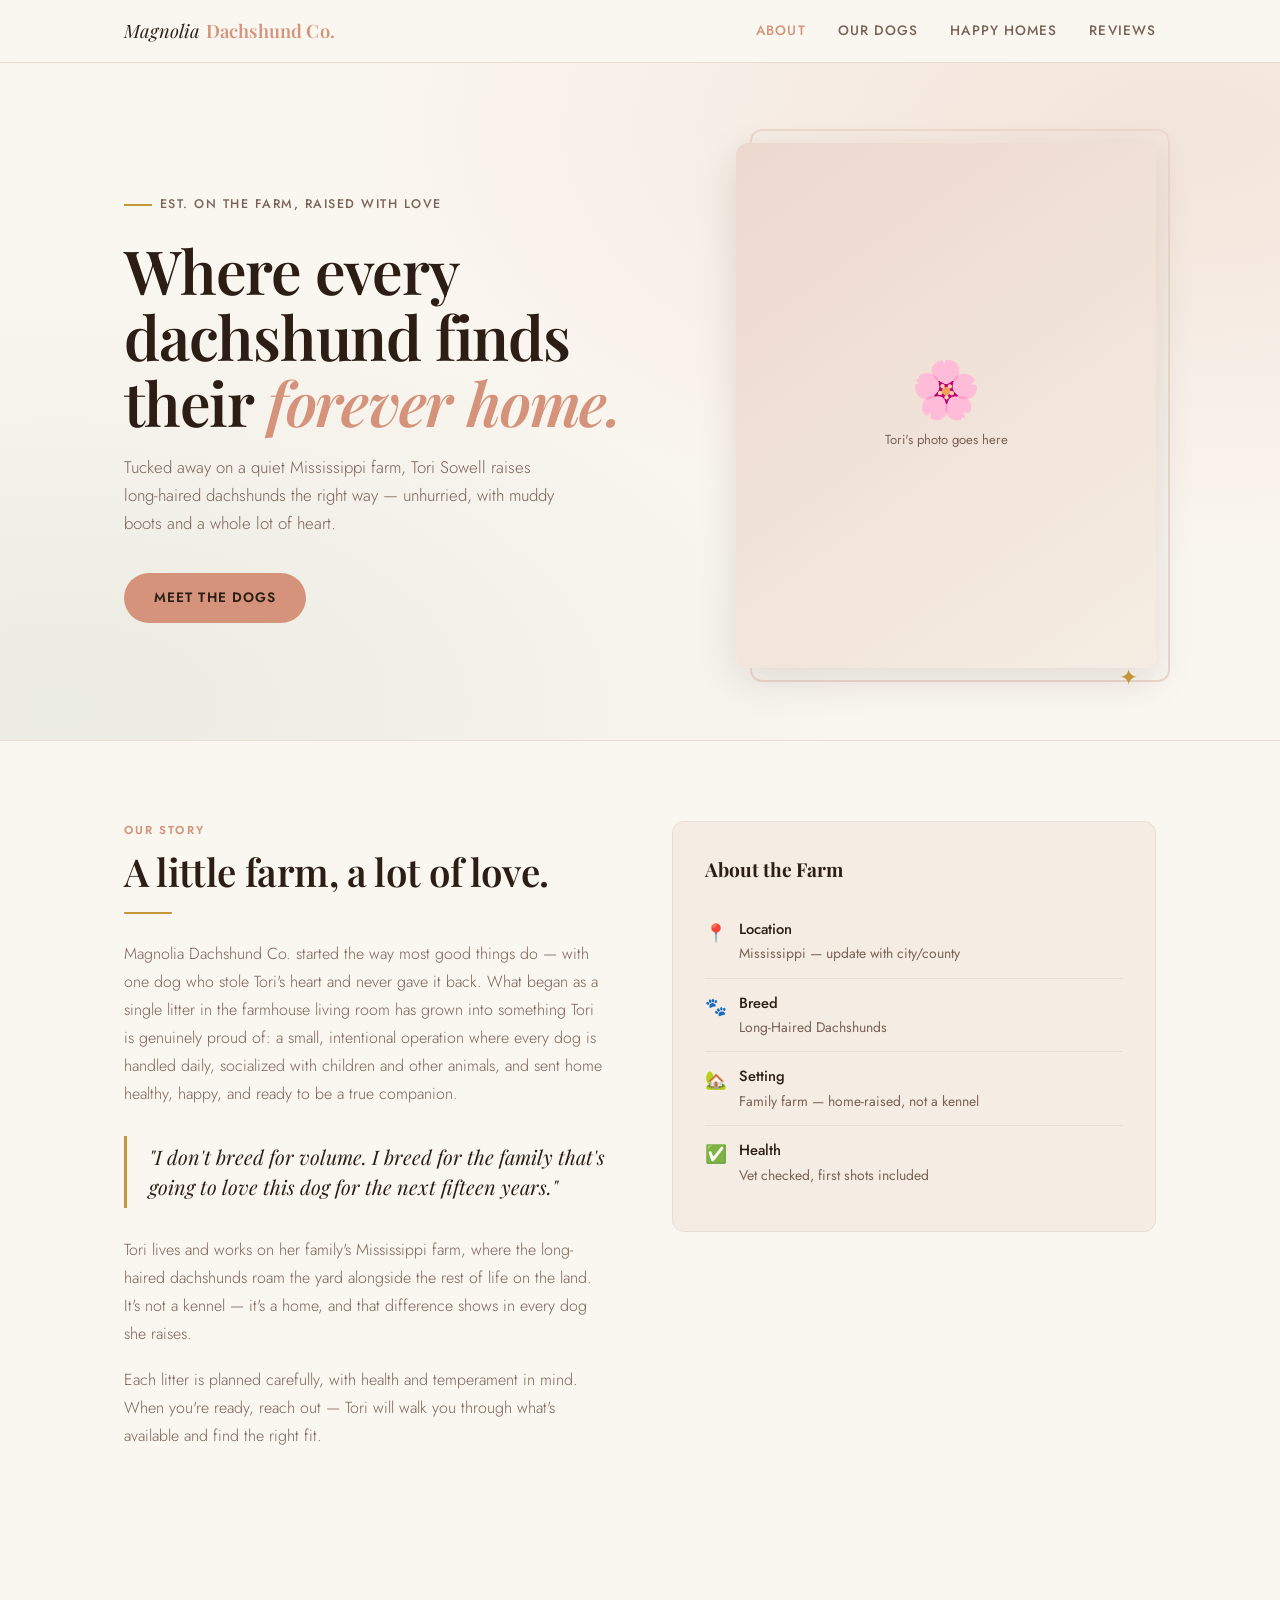
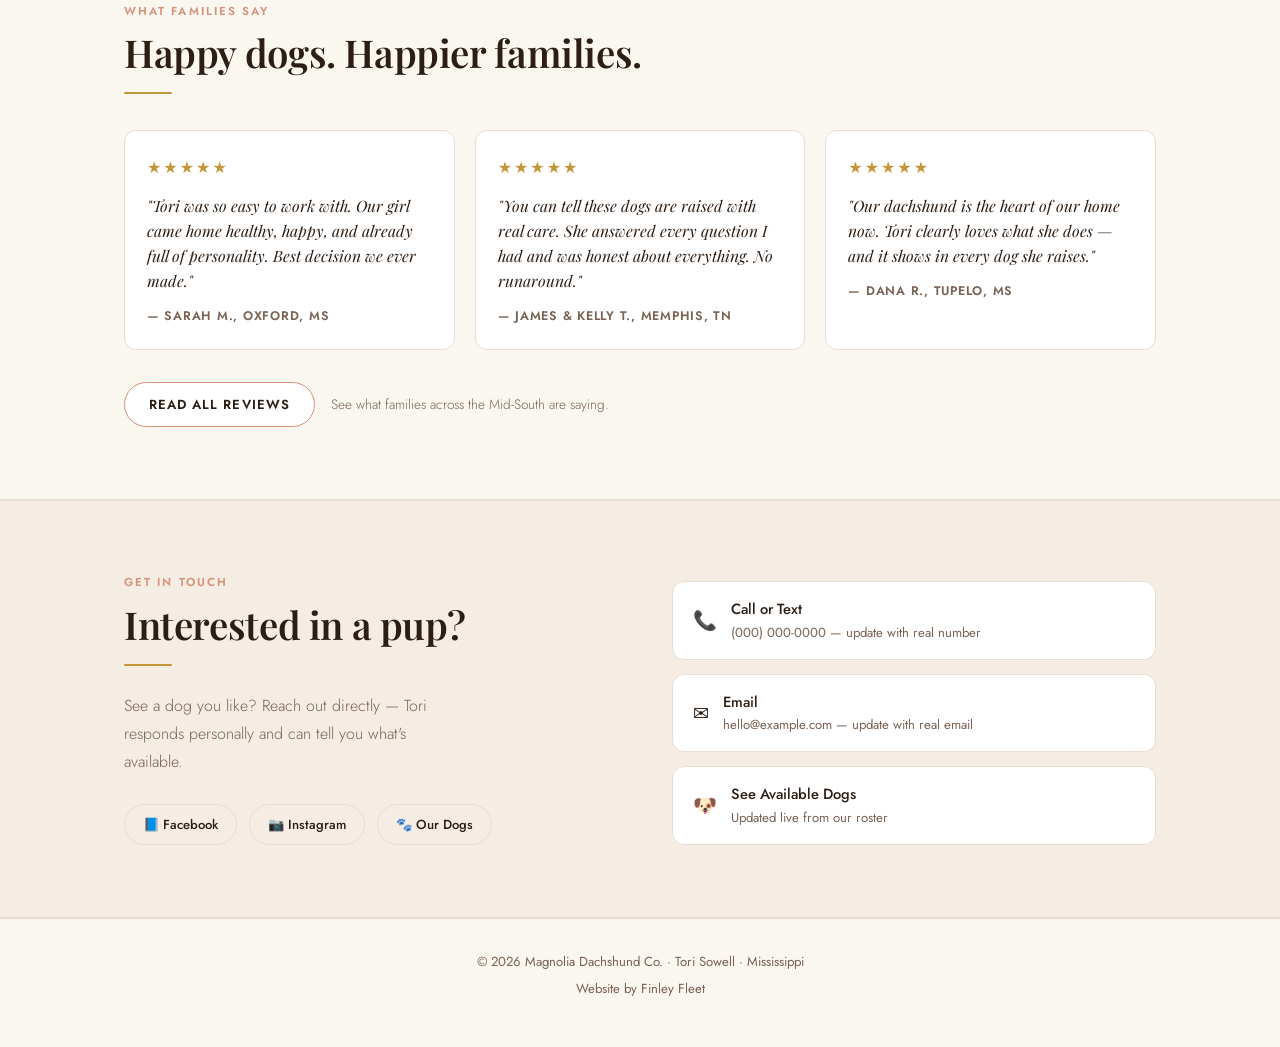
<file: index.html>
<!DOCTYPE html>
<html lang="en">
<head>
<meta charset="UTF-8">
<meta name="viewport" content="width=device-width, initial-scale=1.0">
<title>Magnolia Dachshund Co. — Tori Sowell</title>
<link rel="stylesheet" href="style.css">
<style>

/* ---- Hero ---- */
.hero {
  padding: 80px 0 72px;
  background:
    radial-gradient(ellipse at 92% 10%, rgba(212,147,122,.18), transparent 50%),
    radial-gradient(ellipse at 5% 95%,  rgba(122,158,126,.12), transparent 48%);
  border-bottom: 1px solid var(--line);
}
.hero-inner {
  display: grid;
  grid-template-columns: 1fr 420px;
  gap: 64px;
  align-items: center;
}
.hero-kicker {
  display: inline-flex; align-items: center; gap: 8px;
  font-size: .78rem; font-weight: 500; letter-spacing: .12em;
  text-transform: uppercase; color: var(--ink-soft);
  margin-bottom: 22px;
}
.hero-kicker::before {
  content: ""; display: block;
  width: 28px; height: 1.5px; background: var(--gold);
}
.hero h1 {
  font-family: var(--display);
  font-size: clamp(2.4rem, 5.5vw, 3.8rem);
  font-weight: 600;
  line-height: 1.08;
  letter-spacing: -0.02em;
}
.hero h1 em {
  font-style: italic;
  color: var(--blush);
}
.hero-sub {
  margin-top: 20px;
  max-width: 44ch;
  font-size: 1.05rem;
  color: var(--ink-soft);
  font-weight: 300;
  line-height: 1.65;
}
.hero-cta {
  margin-top: 36px;
  display: inline-block;
  background: var(--blush);
  color: var(--white);
  font-size: .85rem; font-weight: 600; letter-spacing: .08em;
  text-transform: uppercase;
  padding: 14px 30px;
  border-radius: 999px;
  transition: background .18s, transform .15s;
}
.hero-cta:hover { background: var(--sage); transform: translateY(-2px); }

/* Signature element: the portrait frame with magnolia-petal border */
.portrait-frame {
  position: relative;
}
.portrait-frame::before {
  content: "";
  position: absolute;
  inset: -14px -14px -14px 14px;
  border: 2px solid var(--blush-light);
  border-radius: var(--radius);
  z-index: 0;
}
.portrait-frame::after {
  content: "✦";
  position: absolute;
  bottom: -28px; right: 18px;
  font-size: 1.4rem;
  color: var(--gold);
  z-index: 2;
}
.portrait {
  position: relative; z-index: 1;
  width: 100%; aspect-ratio: 4/5;
  border-radius: var(--radius);
  overflow: hidden;
  background: linear-gradient(145deg, var(--blush-light), var(--bloom));
  box-shadow: 0 12px 40px rgba(44,30,20,.12);
}
.portrait img {
  width: 100%; height: 100%; object-fit: cover;
}
.portrait .portrait-placeholder {
  width: 100%; height: 100%;
  display: flex; flex-direction: column;
  align-items: center; justify-content: center; gap: 12px;
  color: var(--blush);
}
.portrait-placeholder .icon {
  font-size: 3.5rem; line-height: 1;
}
.portrait-placeholder p {
  font-size: .82rem; color: var(--ink-soft); text-align: center;
  max-width: 18ch; line-height: 1.5;
}

/* ---- Story section ---- */
.story { padding: 80px 0; }
.story-grid {
  display: grid;
  grid-template-columns: 1fr 1fr;
  gap: 64px;
  align-items: start;
}
.story-text p {
  color: var(--ink-soft);
  font-size: 1rem;
  line-height: 1.75;
  margin-bottom: 18px;
  font-weight: 300;
}
.story-text p:last-child { margin-bottom: 0; }

/* Pull quote */
.pull-quote {
  border-left: 3px solid var(--gold);
  padding: 6px 0 6px 22px;
  margin: 28px 0;
}
.pull-quote p {
  font-family: var(--display);
  font-size: 1.25rem;
  font-style: italic;
  color: var(--ink) !important;
  line-height: 1.5 !important;
  margin: 0 !important;
}

/* Farm facts sidebar */
.farm-facts {
  background: var(--bloom);
  border: 1px solid var(--line);
  border-radius: var(--radius);
  padding: 32px;
}
.farm-facts h3 {
  font-family: var(--display);
  font-size: 1.2rem;
  margin-bottom: 20px;
}
.fact-list { list-style: none; }
.fact-list li {
  display: flex; gap: 12px;
  padding: 13px 0;
  border-bottom: 1px solid var(--line);
  font-size: .92rem;
}
.fact-list li:last-child { border-bottom: none; }
.fact-icon { font-size: 1.1rem; flex: none; margin-top: 1px; }
.fact-label { font-weight: 500; color: var(--ink); }
.fact-value { color: var(--ink-soft); font-size: .87rem; margin-top: 1px; }

/* ---- Contact section ---- */
.contact {
  background: var(--bloom);
  border-top: 1px solid var(--line);
  border-bottom: 1px solid var(--line);
  padding: 72px 0;
}
.contact-inner {
  display: grid;
  grid-template-columns: 1fr 1fr;
  gap: 64px;
  align-items: start;
}
.contact-links { display: flex; flex-direction: column; gap: 14px; margin-top: 8px; }
.contact-link {
  display: flex; align-items: center; gap: 14px;
  padding: 16px 20px;
  background: var(--white);
  border: 1px solid var(--line);
  border-radius: var(--radius);
  font-size: .92rem;
  transition: border-color .18s, transform .15s;
}
.contact-link:hover { border-color: var(--blush); transform: translateX(4px); }
.contact-icon { font-size: 1.2rem; flex: none; }
.contact-label { font-weight: 500; }
.contact-sub { font-size: .82rem; color: var(--ink-soft); }

/* Social row */
.social-row {
  display: flex; gap: 12px; margin-top: 28px; flex-wrap: wrap;
}
.social-pill {
  display: inline-flex; align-items: center; gap: 7px;
  padding: 9px 18px;
  border: 1.5px solid var(--line);
  border-radius: 999px;
  font-size: .82rem; font-weight: 500;
  transition: border-color .18s, color .18s;
}
.social-pill:hover { border-color: var(--blush); color: var(--blush); }

/* ---- Reviews teaser ---- */
.reviews-teaser {
  padding: 72px 0;
  border-bottom: 1px solid var(--line);
}
.reviews-teaser-inner {
  display: grid;
  grid-template-columns: 1fr 1fr 1fr;
  gap: 20px;
  margin-top: 36px;
}
.teaser-card {
  background: var(--white);
  border: 1px solid var(--line);
  border-radius: var(--radius);
  padding: 24px 22px 22px;
  position: relative;
}
.teaser-stars {
  color: var(--gold);
  font-size: 1rem;
  letter-spacing: 2px;
  margin-bottom: 12px;
}
.teaser-quote {
  font-family: var(--display);
  font-size: .98rem;
  font-style: italic;
  color: var(--ink);
  line-height: 1.6;
  margin-bottom: 14px;
}
.teaser-author {
  font-size: .78rem;
  font-weight: 600;
  letter-spacing: .06em;
  text-transform: uppercase;
  color: var(--ink-soft);
}
.reviews-cta-row {
  display: flex; align-items: center; gap: 16px;
  margin-top: 32px; flex-wrap: wrap;
}
.reviews-cta {
  display: inline-block;
  background: var(--white);
  border: 1.5px solid var(--blush);
  color: var(--blush);
  font-size: .82rem; font-weight: 600; letter-spacing: .08em;
  text-transform: uppercase;
  padding: 11px 24px;
  border-radius: 999px;
  transition: background .18s, color .18s;
}
.reviews-cta:hover { background: var(--blush); color: var(--white); }

/* ---- Responsive ---- */
@media (max-width: 820px) {
  .hero-inner { grid-template-columns: 1fr; gap: 40px; }
  .portrait-frame { max-width: 340px; margin: 0 auto; }
  .story-grid { grid-template-columns: 1fr; gap: 40px; }
  .contact-inner { grid-template-columns: 1fr; gap: 40px; }
  .reviews-teaser-inner { grid-template-columns: 1fr; }
}
</style>
</head>
<body>

<nav>
  <div class="wrap nav-inner">
    <span class="nav-logo">Magnolia <span>Dachshund Co.</span></span>
    <div class="nav-links">
      <a href="index.html" class="active">About</a>
      <a href="dogs.html">Our Dogs</a>
      <a href="happy-homes.html">Happy Homes</a>
      <a href="reviews.html">Reviews</a>
    </div>
  </div>
</nav>

<!-- ======== HERO ======== -->
<section class="hero">
  <div class="wrap hero-inner">
    <div class="hero-text">
      <div class="hero-kicker">Est. on the farm, raised with love</div>
      <h1>Where every dachshund finds their <em>forever home.</em></h1>
      <p class="hero-sub">Tucked away on a quiet Mississippi farm, Tori Sowell raises long-haired dachshunds the right way — unhurried, with muddy boots and a whole lot of heart.</p>
      <a href="dogs.html" class="hero-cta">Meet the Dogs</a>
    </div>

    <div class="portrait-frame">
      <div class="portrait">
        <!--
          TO ADD TORI'S PHOTO:
          Replace the placeholder div below with:
          <img src="tori.jpg" alt="Tori Sowell">
          and upload tori.jpg to the same GitHub folder.
        -->
        <div class="portrait-placeholder">
          <div class="icon">🌸</div>
          <p>Tori's photo goes here</p>
        </div>
      </div>
    </div>
  </div>
</section>

<!-- ======== STORY ======== -->
<section class="story">
  <div class="wrap story-grid">
    <div class="story-text">
      <div class="eyebrow">Our Story</div>
      <h2 class="section-title">A little farm, a lot of love.</h2>
      <div class="divider"></div>

      <p>Magnolia Dachshund Co. started the way most good things do — with one dog who stole Tori's heart and never gave it back. What began as a single litter in the farmhouse living room has grown into something Tori is genuinely proud of: a small, intentional operation where every dog is handled daily, socialized with children and other animals, and sent home healthy, happy, and ready to be a true companion.</p>

      <div class="pull-quote">
        <p>"I don't breed for volume. I breed for the family that's going to love this dog for the next fifteen years."</p>
      </div>

      <p>Tori lives and works on her family's Mississippi farm, where the long-haired dachshunds roam the yard alongside the rest of life on the land. It's not a kennel — it's a home, and that difference shows in every dog she raises.</p>

      <p>Each litter is planned carefully, with health and temperament in mind. When you're ready, reach out — Tori will walk you through what's available and find the right fit.</p>
    </div>

    <aside class="farm-facts">
      <h3>About the Farm</h3>
      <ul class="fact-list">
        <li>
          <span class="fact-icon">📍</span>
          <div>
            <div class="fact-label">Location</div>
            <div class="fact-value">Mississippi — update with city/county</div>
          </div>
        </li>
        <li>
          <span class="fact-icon">🐾</span>
          <div>
            <div class="fact-label">Breed</div>
            <div class="fact-value">Long-Haired Dachshunds</div>
          </div>
        </li>
        <li>
          <span class="fact-icon">🏡</span>
          <div>
            <div class="fact-label">Setting</div>
            <div class="fact-value">Family farm — home-raised, not a kennel</div>
          </div>
        </li>
        <li>
          <span class="fact-icon">✅</span>
          <div>
            <div class="fact-label">Health</div>
            <div class="fact-value">Vet checked, first shots included</div>
          </div>
        </li>

      </ul>
    </aside>
  </div>
</section>

<!-- ======== REVIEWS TEASER ======== -->
<section class="reviews-teaser">
  <div class="wrap">
    <div class="eyebrow">What Families Say</div>
    <h2 class="section-title">Happy dogs. Happier families.</h2>
    <div class="divider"></div>

    <div class="reviews-teaser-inner">
      <div class="teaser-card">
        <div class="teaser-stars">★★★★★</div>
        <p class="teaser-quote">"Tori was so easy to work with. Our girl came home healthy, happy, and already full of personality. Best decision we ever made."</p>
        <div class="teaser-author">— Sarah M., Oxford, MS</div>
      </div>
      <div class="teaser-card">
        <div class="teaser-stars">★★★★★</div>
        <p class="teaser-quote">"You can tell these dogs are raised with real care. She answered every question I had and was honest about everything. No runaround."</p>
        <div class="teaser-author">— James & Kelly T., Memphis, TN</div>
      </div>
      <div class="teaser-card">
        <div class="teaser-stars">★★★★★</div>
        <p class="teaser-quote">"Our dachshund is the heart of our home now. Tori clearly loves what she does — and it shows in every dog she raises."</p>
        <div class="teaser-author">— Dana R., Tupelo, MS</div>
      </div>
    </div>

    <div class="reviews-cta-row">
      <a href="reviews.html" class="reviews-cta">Read All Reviews</a>
      <span style="font-size:.85rem; color:var(--ink-soft); font-weight:300;">
        See what families across the Mid-South are saying.
      </span>
    </div>
  </div>
</section>

<!-- ======== CONTACT ======== -->
<section class="contact">
  <div class="wrap contact-inner">
    <div>
      <div class="eyebrow">Get in Touch</div>
      <h2 class="section-title">Interested in a pup?</h2>
      <div class="divider"></div>
      <p style="color:var(--ink-soft); font-weight:300; line-height:1.75; max-width:38ch;">
        See a dog you like? Reach out directly — Tori responds personally and can tell you what's available.
      </p>

      <div class="social-row">
        <a href="#" class="social-pill">📘 Facebook</a>
        <a href="#" class="social-pill">📷 Instagram</a>
        <a href="dogs.html" class="social-pill">🐾 Our Dogs</a>
      </div>
    </div>

    <div class="contact-links">
      <a href="tel:+10000000000" class="contact-link">
        <span class="contact-icon">📞</span>
        <div>
          <div class="contact-label">Call or Text</div>
          <div class="contact-sub">(000) 000-0000 — update with real number</div>
        </div>
      </a>
      <a href="mailto:hello@example.com" class="contact-link">
        <span class="contact-icon">✉️</span>
        <div>
          <div class="contact-label">Email</div>
          <div class="contact-sub">hello@example.com — update with real email</div>
        </div>
      </a>
      <a href="dogs.html" class="contact-link">
        <span class="contact-icon">🐶</span>
        <div>
          <div class="contact-label">See Available Dogs</div>
          <div class="contact-sub">Updated live from our roster</div>
        </div>
      </a>
    </div>
  </div>
</section>

<footer>
  <div class="wrap">
    <p>© 2026 Magnolia Dachshund Co. · Tori Sowell · Mississippi</p>
    <p style="margin-top:6px;">Website by <a href="https://finleyfleet.github.io" target="_blank">Finley Fleet</a></p>
  </div>
</footer>

</body>
</html>
</file>
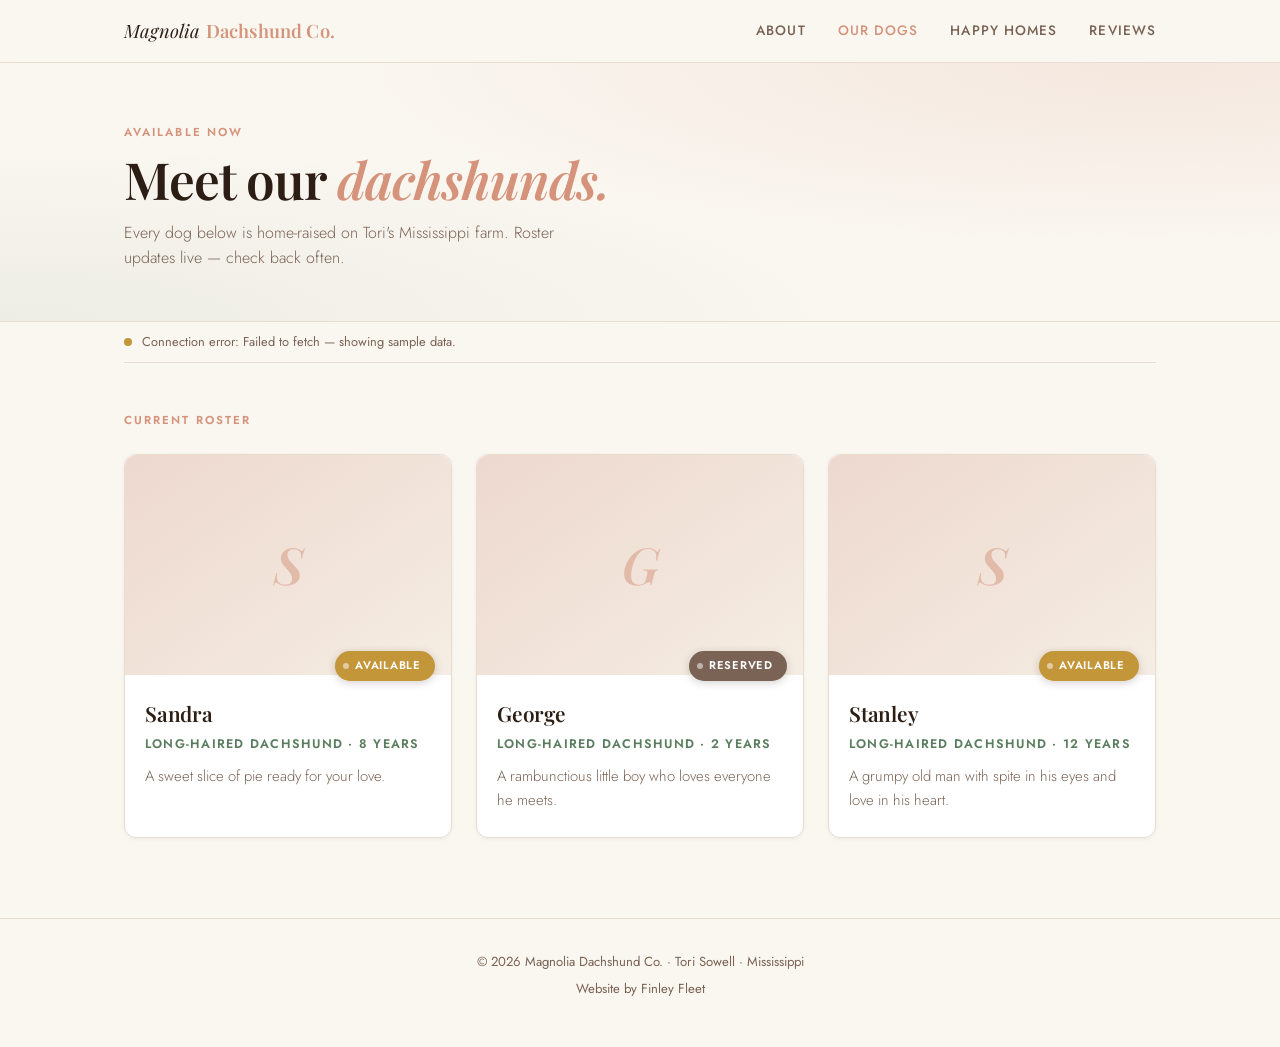
<file: dogs.html>
<!DOCTYPE html>
<html lang="en">
<head>
<meta charset="UTF-8">
<meta name="viewport" content="width=device-width, initial-scale=1.0">
<title>Our Dogs — Magnolia Dachshund Co.</title>
<link rel="stylesheet" href="style.css">
<style>

/* ---- Page hero ---- */
.page-hero {
  padding: 60px 0 50px;
  border-bottom: 1px solid var(--line);
  background:
    radial-gradient(ellipse at 90% 0%, rgba(212,147,122,.15), transparent 50%),
    radial-gradient(ellipse at 0% 100%, rgba(122,158,126,.10), transparent 48%);
}
.page-hero h1 {
  font-family: var(--display);
  font-size: clamp(2rem, 4.5vw, 3.2rem);
  font-weight: 600;
  letter-spacing: -0.02em;
  line-height: 1.1;
}
.page-hero h1 em { font-style: italic; color: var(--blush); }
.page-hero p {
  margin-top: 12px;
  color: var(--ink-soft);
  font-weight: 300;
  font-size: 1rem;
  max-width: 48ch;
}

/* Source strip */
.source-strip {
  display: flex; align-items: center; gap: 10px;
  padding: 10px 0;
  border-bottom: 1px solid var(--line);
  font-size: .8rem; color: var(--ink-soft);
}
.source-dot {
  width: 8px; height: 8px; border-radius: 50%;
  background: var(--gold); flex: none;
  transition: background .3s;
}
.source-strip.live .source-dot { background: var(--sage); }

/* ---- Grid ---- */
main { padding: 48px 0 80px; }
.grid-label {
  font-size: .72rem; font-weight: 600; letter-spacing: .18em;
  text-transform: uppercase; color: var(--blush);
  margin-bottom: 24px;
}
.grid {
  display: grid;
  grid-template-columns: repeat(auto-fill, minmax(268px, 1fr));
  gap: 24px;
}

/* ---- Dog card ---- */
.card {
  background: var(--white);
  border: 1px solid var(--line);
  border-radius: var(--radius);
  overflow: visible;
  position: relative;
  box-shadow: 0 1px 4px rgba(44,30,20,.05);
  transition: transform .18s ease, box-shadow .18s ease;
}
.card:hover {
  transform: translateY(-4px);
  box-shadow: 0 10px 28px rgba(44,30,20,.10);
}

.photo {
  height: 220px;
  border-radius: var(--radius) var(--radius) 0 0;
  overflow: hidden;
  background: linear-gradient(145deg, var(--blush-light), var(--bloom));
  display: flex; align-items: center; justify-content: center;
}
.photo img { width: 100%; height: 100%; object-fit: cover; }
.photo .fallback {
  font-family: var(--display);
  font-size: 3.2rem; font-weight: 600;
  font-style: italic; color: var(--blush);
  opacity: .5;
}

/* Signature element: magnolia-petal status badge */
.status-badge {
  position: absolute; top: 196px; right: 16px;
  padding: 6px 14px 6px 20px;
  border-radius: 999px;
  font-size: .7rem; font-weight: 600; letter-spacing: .07em;
  text-transform: uppercase;
  background: var(--gold); color: var(--white);
  box-shadow: 0 2px 8px rgba(44,30,20,.20);
}
.status-badge::before {
  content: ""; position: absolute; left: 8px; top: 50%;
  transform: translateY(-50%);
  width: 6px; height: 6px; border-radius: 50%;
  background: rgba(255,255,255,.5);
}
.status-badge.reserved {
  background: var(--ink-soft); color: var(--white);
}
.status-badge.new {
  background: var(--sage); color: var(--white);
}

.card-body { padding: 22px 20px 24px; }
.dog-name {
  font-family: var(--display);
  font-size: 1.3rem; font-weight: 600;
  letter-spacing: -0.01em;
}
.dog-meta {
  font-size: .78rem; font-weight: 600; letter-spacing: .1em;
  text-transform: uppercase; color: var(--sage-dark);
  margin: 5px 0 10px;
}
.dog-bio { font-size: .93rem; color: var(--ink-soft); line-height: 1.6; font-weight: 300; }

/* ---- Empty / notice state ---- */
.notice {
  grid-column: 1 / -1;
  padding: 72px 20px; text-align: center; color: var(--ink-soft);
  border: 1.5px dashed var(--line); border-radius: var(--radius);
  font-style: italic;
}

@media (max-width: 600px) {
  .grid { grid-template-columns: 1fr; }
}
</style>
</head>
<body>

<nav>
  <div class="wrap nav-inner">
    <a href="index.html" class="nav-logo">Magnolia <span>Dachshund Co.</span></a>
    <div class="nav-links">
      <a href="index.html">About</a>
      <a href="dogs.html" class="active">Our Dogs</a>
      <a href="happy-homes.html">Happy Homes</a>
      <a href="reviews.html">Reviews</a>
    </div>
  </div>
</nav>

<section class="page-hero">
  <div class="wrap">
    <div class="eyebrow">Available Now</div>
    <h1>Meet our <em>dachshunds.</em></h1>
    <p>Every dog below is home-raised on Tori's Mississippi farm. Roster updates live — check back often.</p>
  </div>
</section>

<div class="wrap">
  <div id="sourceStrip" class="source-strip">
    <span class="source-dot"></span>
    <span id="sourceText">Loading roster…</span>
  </div>
</div>

<main>
  <div class="wrap">
    <div class="grid-label">Current Roster</div>
    <div id="grid" class="grid" aria-live="polite"></div>
  </div>
</main>

<footer>
  <div class="wrap">
    <p>© 2026 Magnolia Dachshund Co. · Tori Sowell · Mississippi</p>
    <p style="margin-top:6px;">Website by <a href="https://finleyfleet.github.io" target="_blank">Finley Fleet</a></p>
  </div>
</footer>

<script>
/* =====================================================================
   CONFIG — update these values to connect to Airtable
===================================================================== */
const AIRTABLE_TOKEN = "patquPkYnuoYSqTiT.0a40386595cc413f1c8b1b6eafc2363f1695ca2e8a225fcb39c5ae5140cecb9c";
const BASE_ID        = "appZFNZqGehGaktKP";
const TABLE_NAME     = "Puppies";
const VIEW_NAME      = "Grid view";

/* ---------- security helpers ---------- */
function esc(s){
  return String(s).replace(/[&<>"']/g, c =>
    ({ "&":"&amp;","<":"&lt;",">":"&gt;",'"':"&quot;","'":"&#39;" }[c])
  );
}
function safeURL(u){
  return /^https?:\/\//i.test(u) ? u : "";
}

/* ---------- Airtable fetch ---------- */
async function fetchAirtable(){
  let records = [], offset = null;
  do {
    const params = new URLSearchParams({ view: VIEW_NAME });
    if (offset) params.set("offset", offset);
    const url = `https://api.airtable.com/v0/${BASE_ID}/${encodeURIComponent(TABLE_NAME)}?${params}`;
    const res = await fetch(url, {
      headers: { Authorization: `Bearer ${AIRTABLE_TOKEN}` }
    });
    if (!res.ok) throw new Error("Airtable HTTP " + res.status);
    const data = await res.json();
    records = records.concat(data.records);
    offset = data.offset || null;
  } while (offset);

  return records.map(r => {
    const f = r.fields || {};
    const att = Array.isArray(f.Photo) && f.Photo.length ? f.Photo[0] : null;
    return {
      Name:   f.Name   || "",
      Breed:  f.Breed  || "",
      Age:    f.Age    || "",
      Bio:    f.Bio    || "",
      Status: f.Status || "Available",
      Photo:  att ? (att.thumbnails?.large?.url || att.url) : ""
    };
  }).filter(p => p.Name);
}

/* ---------- render ---------- */
function render(dogs, isLive){
  const grid   = document.getElementById("grid");
  const strip  = document.getElementById("sourceStrip");
  const text   = document.getElementById("sourceText");
  grid.innerHTML = "";

  if (!dogs.length){
    grid.innerHTML = `<div class="notice">No dogs on the roster right now — check back soon!</div>`;
  } else {
    for (const d of dogs){
      const photo   = safeURL(d.Photo);
      const initial = esc((d.Name || "?")[0]);
      const status  = d.Status || "Available";
      const badgeClass = status.toLowerCase() === "reserved" ? "reserved"
                       : status.toLowerCase() === "new"      ? "new" : "";

      const card = document.createElement("article");
      card.className = "card";
      card.innerHTML = `
        <div class="photo">
          ${photo
            ? `<img src="${esc(photo)}" alt="Photo of ${esc(d.Name)}">`
            : `<div class="fallback">${initial}</div>`}
        </div>
        <span class="status-badge ${badgeClass}">${esc(status)}</span>
        <div class="card-body">
          <h2 class="dog-name">${esc(d.Name)}</h2>
          <div class="dog-meta">${esc([d.Breed, d.Age].filter(Boolean).join(" · "))}</div>
          <p class="dog-bio">${esc(d.Bio)}</p>
        </div>`;

      const img = card.querySelector("img");
      if (img) img.addEventListener("error", () => {
        img.closest(".photo").innerHTML = `<div class="fallback">${initial}</div>`;
      });

      grid.appendChild(card);
    }
  }

  if (isLive){
    strip.classList.add("live");
    text.textContent = `Live from roster — ${dogs.length} dog${dogs.length === 1 ? "" : "s"} listed. Updated ${new Date().toLocaleDateString()}.`;
  }
}

/* ---------- load ---------- */
const SAMPLE = [
  { Name:"Sandra",  Breed:"Long-Haired Dachshund", Age:"8 years",  Status:"Available", Photo:"", Bio:"A sweet slice of pie ready for your love." },
  { Name:"George",  Breed:"Long-Haired Dachshund", Age:"2 years",  Status:"Reserved",  Photo:"", Bio:"A rambunctious little boy who loves everyone he meets." },
  { Name:"Stanley", Breed:"Long-Haired Dachshund", Age:"12 years", Status:"Available", Photo:"", Bio:"A grumpy old man with spite in his eyes and love in his heart." }
];

async function load(){
  const text = document.getElementById("sourceText");
  if (!AIRTABLE_TOKEN || !BASE_ID){
    render(SAMPLE, false);
    text.textContent = "Showing sample data — Airtable not connected.";
    return;
  }
  try {
    const dogs = await fetchAirtable();
    render(dogs, true);
  } catch(err){
    console.error("Airtable load failed:", err);
    render(SAMPLE, false);
    text.textContent = `Connection error: ${err.message} — showing sample data.`;
  }
}

load();
</script>
</body>
</html>
</file>
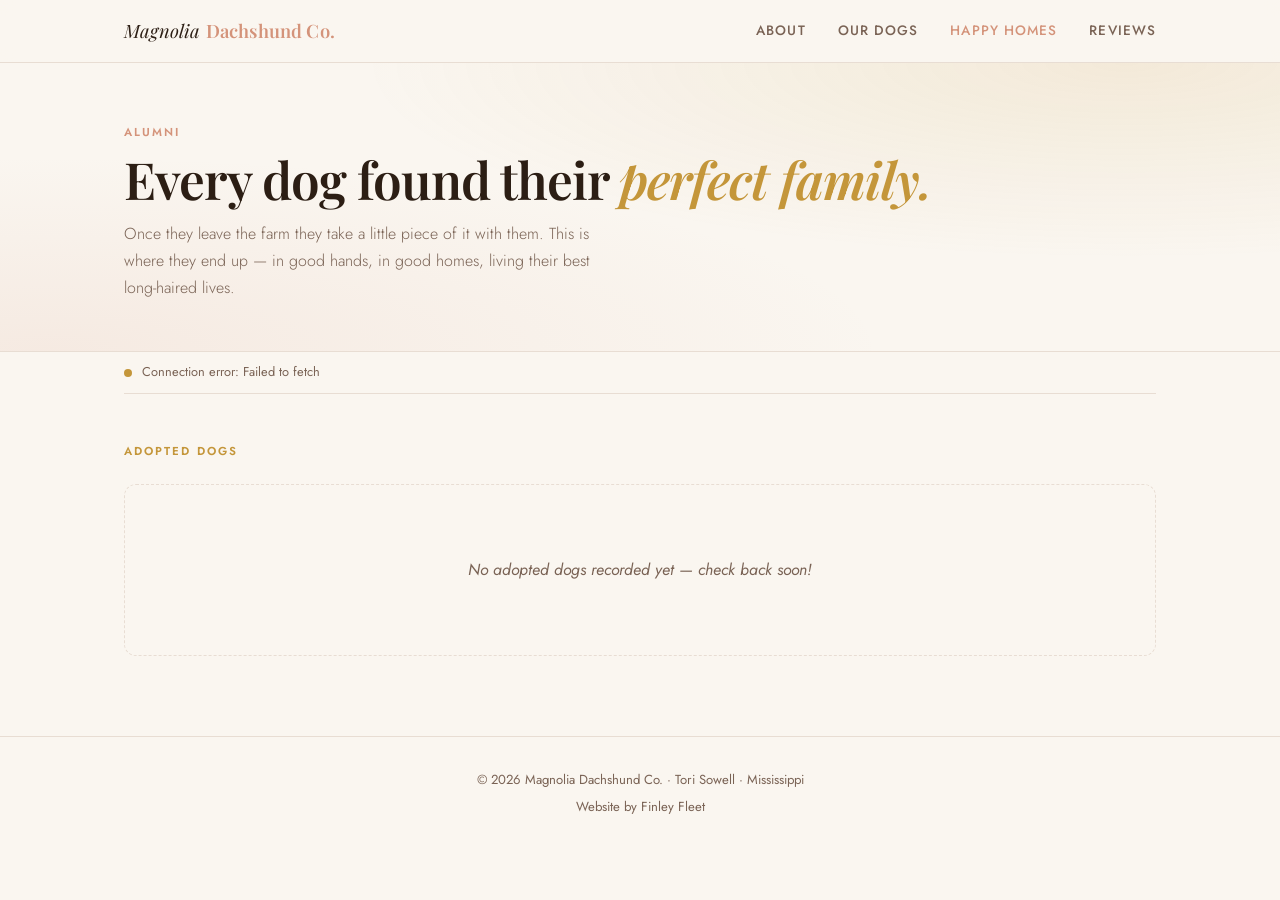
<file: happy-homes.html>
<!DOCTYPE html>
<html lang="en">
<head>
<meta charset="UTF-8">
<meta name="viewport" content="width=device-width, initial-scale=1.0">
<title>Happy Homes — Magnolia Dachshund Co.</title>
<link rel="stylesheet" href="style.css">
<style>

/* ---- Page hero ---- */
.page-hero {
  padding: 60px 0 50px;
  border-bottom: 1px solid var(--line);
  background:
    radial-gradient(ellipse at 88% 0%,  rgba(196,150,58,.13),  transparent 48%),
    radial-gradient(ellipse at 4% 100%, rgba(212,147,122,.12), transparent 48%);
}
.page-hero h1 {
  font-family: var(--display);
  font-size: clamp(2rem, 4.5vw, 3.2rem);
  font-weight: 600;
  letter-spacing: -0.02em;
  line-height: 1.1;
}
.page-hero h1 em { font-style: italic; color: var(--gold); }
.page-hero p {
  margin-top: 12px;
  color: var(--ink-soft);
  font-weight: 300;
  font-size: 1rem;
  max-width: 52ch;
  line-height: 1.7;
}

/* Counter strip */
.counter-strip {
  display: flex; align-items: center; gap: 10px;
  padding: 10px 0;
  border-bottom: 1px solid var(--line);
  font-size: .8rem; color: var(--ink-soft);
}
.counter-dot {
  width: 8px; height: 8px; border-radius: 50%;
  background: var(--gold); flex: none;
}
.counter-strip.live .counter-dot { background: var(--sage); }

/* ---- Masonry-style grid ---- */
main { padding: 48px 0 80px; }
.grid-label {
  font-size: .72rem; font-weight: 600; letter-spacing: .18em;
  text-transform: uppercase; color: var(--gold);
  margin-bottom: 24px;
}
.grid {
  display: grid;
  grid-template-columns: repeat(auto-fill, minmax(240px, 1fr));
  gap: 22px;
}

/* ---- Adoption card ---- */
.card {
  background: var(--white);
  border: 1px solid var(--line);
  border-radius: var(--radius);
  overflow: hidden;
  box-shadow: 0 1px 4px rgba(44,30,20,.05);
  transition: transform .18s ease, box-shadow .18s ease;
  position: relative;
}
.card:hover {
  transform: translateY(-4px);
  box-shadow: 0 10px 28px rgba(44,30,20,.10);
}

/* Photo */
.photo {
  height: 200px;
  background: linear-gradient(145deg, var(--blush-light), var(--bloom));
  display: flex; align-items: center; justify-content: center;
  overflow: hidden;
}
.photo img { width: 100%; height: 100%; object-fit: cover; }
.photo .fallback {
  font-family: var(--display);
  font-size: 3rem; font-weight: 600;
  font-style: italic; color: var(--blush);
  opacity: .45;
}

/* Signature element: gold ribbon banner across the photo bottom */
.ribbon {
  background: linear-gradient(90deg, var(--gold), #D4A84B);
  color: var(--white);
  font-size: .68rem; font-weight: 700; letter-spacing: .12em;
  text-transform: uppercase;
  padding: 5px 14px;
  text-align: center;
}

.card-body { padding: 18px 18px 20px; }
.dog-name {
  font-family: var(--display);
  font-size: 1.2rem; font-weight: 600;
  letter-spacing: -0.01em;
}
.dog-meta {
  display: flex; flex-wrap: wrap; gap: 6px;
  margin-top: 8px;
}
.meta-pill {
  display: inline-flex; align-items: center; gap: 5px;
  background: var(--bloom);
  border: 1px solid var(--line);
  border-radius: 999px;
  font-size: .72rem; font-weight: 500;
  color: var(--ink-soft);
  padding: 4px 10px;
}

/* ---- Empty state ---- */
.notice {
  grid-column: 1 / -1;
  padding: 72px 20px; text-align: center;
  color: var(--ink-soft); font-style: italic;
  border: 1.5px dashed var(--line); border-radius: var(--radius);
}

/* ---- Airtable setup hint (shown only when table missing) ---- */
.setup-hint {
  margin-top: 40px;
  padding: 24px 28px;
  background: var(--bloom);
  border: 1px solid var(--line);
  border-radius: var(--radius);
  font-size: .88rem; color: var(--ink-soft); line-height: 1.7;
}
.setup-hint strong { color: var(--ink); }
.setup-hint code {
  background: var(--line); padding: 1px 6px;
  border-radius: 4px; font-size: .82rem;
  color: var(--ink);
}

@media (max-width: 600px) {
  .grid { grid-template-columns: 1fr 1fr; gap: 14px; }
}
@media (max-width: 400px) {
  .grid { grid-template-columns: 1fr; }
}
</style>
</head>
<body>

<nav>
  <div class="wrap nav-inner">
    <a href="index.html" class="nav-logo">Magnolia <span>Dachshund Co.</span></a>
    <div class="nav-links">
      <a href="index.html">About</a>
      <a href="dogs.html">Our Dogs</a>
      <a href="happy-homes.html" class="active">Happy Homes</a>
      <a href="reviews.html">Reviews</a>
    </div>
  </div>
</nav>

<section class="page-hero">
  <div class="wrap">
    <div class="eyebrow">Alumni</div>
    <h1>Every dog found their <em>perfect family.</em></h1>
    <p>Once they leave the farm they take a little piece of it with them. This is where they end up — in good hands, in good homes, living their best long-haired lives.</p>
  </div>
</section>

<div class="wrap">
  <div id="counterStrip" class="counter-strip">
    <span class="counter-dot"></span>
    <span id="counterText">Loading…</span>
  </div>
</div>

<main>
  <div class="wrap">
    <div class="grid-label">Adopted Dogs</div>
    <div id="grid" class="grid" aria-live="polite"></div>
    <div id="setupHint" class="setup-hint" style="display:none">
      <strong>Airtable setup needed:</strong> Create a second table in your
      <em>PuppyRosterTest</em> base named <code>Adopted</code> with these fields:<br><br>
      <code>Name</code> (Single line text) &nbsp;·&nbsp;
      <code>Photo</code> (Attachment) &nbsp;·&nbsp;
      <code>AdoptionDate</code> (Date) &nbsp;·&nbsp;
      <code>Location</code> (Single line text)<br><br>
      Once you add the first record the page will populate automatically.
    </div>
  </div>
</main>

<footer>
  <div class="wrap">
    <p>© 2026 Magnolia Dachshund Co. · Tori Sowell · Mississippi</p>
    <p style="margin-top:6px;">Website by <a href="https://finleyfleet.github.io" target="_blank">Finley Fleet</a></p>
  </div>
</footer>

<script>
/* =====================================================================
   CONFIG — same token and base as dogs.html, different table
===================================================================== */
const AIRTABLE_TOKEN = "patquPkYnuoYSqTiT.0a40386595cc413f1c8b1b6eafc2363f1695ca2e8a225fcb39c5ae5140cecb9c";
const BASE_ID        = "appZFNZqGehGaktKP";
const TABLE_NAME     = "Adopted";      // ← create this table in your base
const VIEW_NAME      = "Grid view";

/* ---------- security helpers ---------- */
function esc(s){
  return String(s).replace(/[&<>"']/g, c =>
    ({ "&":"&amp;","<":"&lt;",">":"&gt;",'"':"&quot;","'":"&#39;" }[c])
  );
}
function safeURL(u){
  return /^https?:\/\//i.test(String(u)) ? u : "";
}

/* ---------- format date nicely ---------- */
function fmtDate(raw){
  if (!raw) return null;
  const d = new Date(raw + "T12:00:00"); // noon avoids timezone flips
  return d.toLocaleDateString("en-US", { month: "long", day: "numeric", year: "numeric" });
}

/* ---------- Airtable fetch ---------- */
async function fetchAdopted(){
  let records = [], offset = null;
  do {
    const params = new URLSearchParams({ view: VIEW_NAME });
    if (offset) params.set("offset", offset);
    const url = `https://api.airtable.com/v0/${BASE_ID}/${encodeURIComponent(TABLE_NAME)}?${params}`;
    const res = await fetch(url, {
      headers: { Authorization: `Bearer ${AIRTABLE_TOKEN}` }
    });
    if (!res.ok) throw new Error("HTTP " + res.status);
    const data = await res.json();
    records = records.concat(data.records);
    offset = data.offset || null;
  } while (offset);

  return records.map(r => {
    const f = r.fields || {};
    const att = Array.isArray(f.Photo) && f.Photo.length ? f.Photo[0] : null;
    return {
      Name:         f.Name         || "",
      Photo:        att ? (att.thumbnails?.large?.url || att.url) : "",
      AdoptionDate: f.AdoptionDate || "",
      Location:     f.Location     || ""
    };
  }).filter(d => d.Name);
}

/* ---------- render ---------- */
function render(dogs, isLive, tableError){
  const grid    = document.getElementById("grid");
  const strip   = document.getElementById("counterStrip");
  const text    = document.getElementById("counterText");
  const hint    = document.getElementById("setupHint");
  grid.innerHTML = "";

  if (tableError){
    hint.style.display = "block";
    text.textContent = "Adopted table not found — see setup instructions below.";
    return;
  }

  hint.style.display = "none";

  if (!dogs.length){
    grid.innerHTML = `<div class="notice">No adopted dogs recorded yet — check back soon!</div>`;
    text.textContent = "No records yet.";
    return;
  }

  for (const d of dogs){
    const photo   = safeURL(d.Photo);
    const initial = esc((d.Name || "?")[0]);
    const date    = fmtDate(d.AdoptionDate);

    const card = document.createElement("article");
    card.className = "card";
    card.innerHTML = `
      <div class="photo">
        ${photo
          ? `<img src="${esc(photo)}" alt="${esc(d.Name)}">`
          : `<div class="fallback">${initial}</div>`}
      </div>
      ${date ? `<div class="ribbon">Adopted ${esc(date)}</div>` : `<div class="ribbon">Adopted</div>`}
      <div class="card-body">
        <div class="dog-name">${esc(d.Name)}</div>
        <div class="dog-meta">
          ${d.Location ? `<span class="meta-pill">📍 ${esc(d.Location)}</span>` : ""}
        </div>
      </div>`;

    const img = card.querySelector("img");
    if (img) img.addEventListener("error", () => {
      img.closest(".photo").innerHTML = `<div class="fallback">${initial}</div>`;
    });

    grid.appendChild(card);
  }

  if (isLive){
    strip.classList.add("live");
    text.textContent = `${dogs.length} dog${dogs.length === 1 ? "" : "s"} in happy homes — updated ${new Date().toLocaleDateString()}.`;
  }
}

/* ---------- load ---------- */
async function load(){
  const text = document.getElementById("counterText");
  try {
    const dogs = await fetchAdopted();
    render(dogs, true, false);
  } catch(err){
    console.error("Airtable load failed:", err);
    const tableNotFound = err.message.includes("404") || err.message.includes("NOT_FOUND");
    render([], false, tableNotFound);
    if (!tableNotFound){
      text.textContent = `Connection error: ${err.message}`;
    }
  }
}

load();
</script>
</body>
</html>
</file>
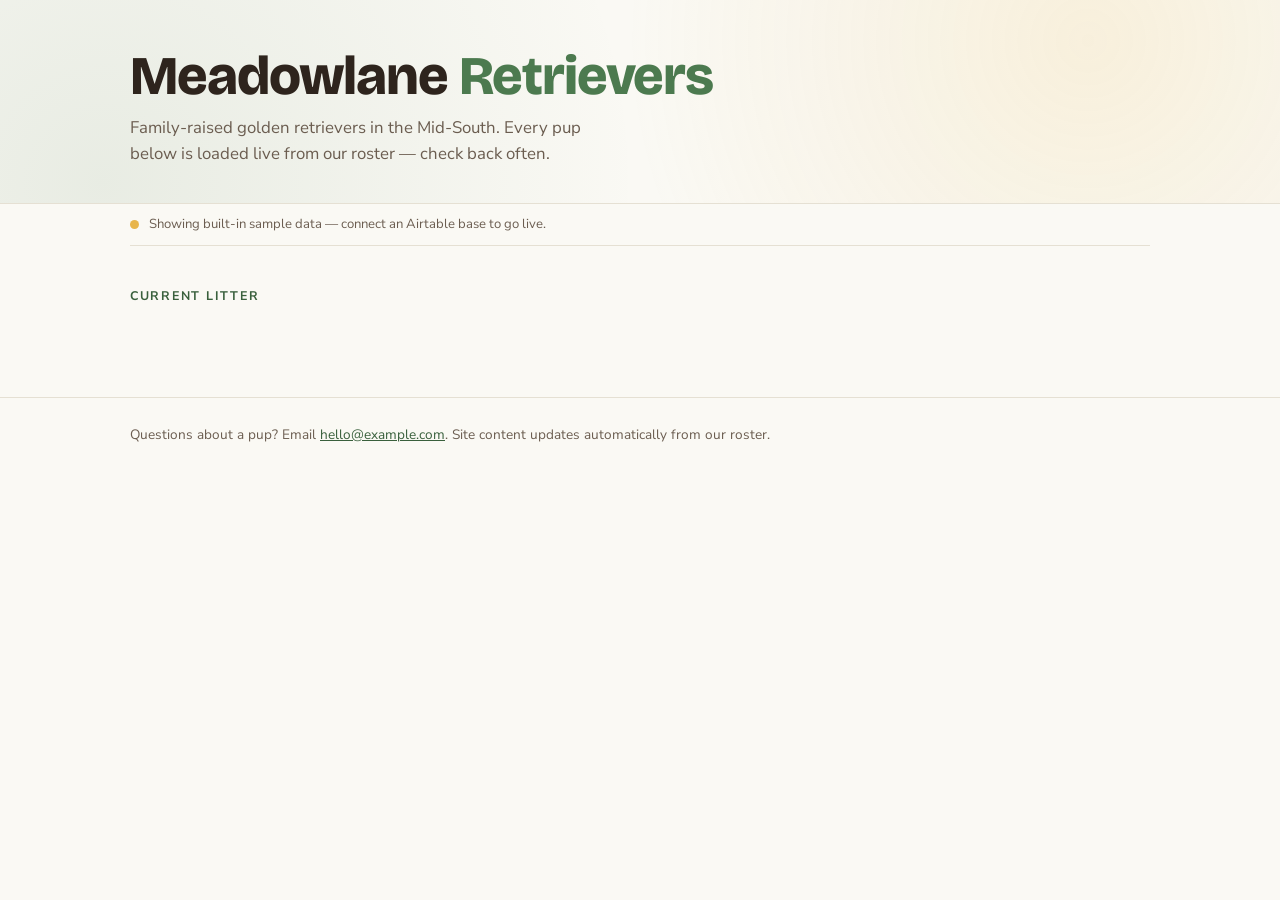
<file: index-airtable.html>
<!DOCTYPE html>
<html lang="en">
<head>
<meta charset="UTF-8">
<meta name="viewport" content="width=device-width, initial-scale=1.0">
<title>Meadowlane Retrievers — Available Puppies (Airtable edition)</title>

<!-- Note: Content-Security-Policy removed — the meta tag version can
     interfere with GitHub Pages headers. Security is maintained via
     HTML escaping (esc/safeURL functions) and the read-only token scope. -->

<!-- ============================================================
     AIRTABLE EDITION

     Identical layout to the Google Sheets version — only the
     data source differs. Content loads from an Airtable base,
     where photos are drag-and-drop attachments instead of URLs.

     To connect your base, fill in the CONFIG block in the script
     section at the bottom. Until then, sample data is shown.
     ============================================================ -->

<link rel="preconnect" href="https://fonts.googleapis.com">
<link rel="preconnect" href="https://fonts.gstatic.com" crossorigin>
<link href="https://fonts.googleapis.com/css2?family=Bricolage+Grotesque:opsz,wght@12..96,400;12..96,600;12..96,800&family=Nunito+Sans:wght@400;600;700&display=swap" rel="stylesheet">

<style>
  :root{
    --paper:   #FAF9F4;   /* soft warm white */
    --ink:     #2E241D;   /* deep coffee brown */
    --ink-soft:#6B5D50;
    --meadow:  #4C7A4F;   /* backyard-grass green */
    --meadow-dark:#39603C;
    --biscuit: #E8B54B;   /* collar-tag yellow */
    --card:    #FFFFFF;
    --line:    #E5E0D3;
    --radius:  14px;
  }

  *{ box-sizing:border-box; margin:0; padding:0; }

  body{
    background:var(--paper);
    color:var(--ink);
    font-family:'Nunito Sans', system-ui, sans-serif;
    line-height:1.55;
  }

  .wrap{ max-width:1060px; margin:0 auto; padding:0 20px; }

  /* ---------- Header ---------- */
  header{
    border-bottom:1px solid var(--line);
    padding:48px 0 36px;
    background:
      radial-gradient(circle at 85% 20%, rgba(232,181,75,.14), transparent 42%),
      radial-gradient(circle at 8% 90%, rgba(76,122,79,.10), transparent 45%);
  }
  .kennel-name{
    font-family:'Bricolage Grotesque', sans-serif;
    font-weight:800;
    font-size:clamp(2.1rem, 5.5vw, 3.4rem);
    letter-spacing:-0.02em;
    line-height:1.05;
  }
  .kennel-name span{ color:var(--meadow); }
  .tagline{
    margin-top:10px;
    max-width:46ch;
    color:var(--ink-soft);
    font-size:1.05rem;
  }

  /* ---------- Data-source strip ---------- */
  .source-strip{
    display:flex; align-items:center; gap:10px;
    padding:10px 0;
    border-bottom:1px solid var(--line);
    font-size:.82rem; color:var(--ink-soft);
  }
  .source-dot{
    width:9px; height:9px; border-radius:50%;
    background:var(--biscuit); flex:none;
  }
  .source-strip.live .source-dot{ background:var(--meadow); }

  /* ---------- Grid ---------- */
  main{ padding:40px 0 70px; }
  .section-label{
    font-size:.78rem; font-weight:700; letter-spacing:.14em;
    text-transform:uppercase; color:var(--meadow-dark);
    margin-bottom:22px;
  }
  .grid{
    display:grid;
    grid-template-columns:repeat(auto-fill, minmax(255px, 1fr));
    gap:26px;
  }

  /* ---------- Puppy card ---------- */
  .card{
    background:var(--card);
    border:1px solid var(--line);
    border-radius:var(--radius);
    overflow:visible;
    position:relative;
    box-shadow:0 1px 3px rgba(46,36,29,.06);
    transition:transform .18s ease, box-shadow .18s ease;
  }
  .card:hover{ transform:translateY(-3px); box-shadow:0 8px 20px rgba(46,36,29,.10); }

  .photo{
    height:210px;
    border-radius:var(--radius) var(--radius) 0 0;
    overflow:hidden;
    background:linear-gradient(140deg, #EFEAD9, #E2DAC4);
    display:flex; align-items:center; justify-content:center;
  }
  .photo img{ width:100%; height:100%; object-fit:cover; display:block; }
  .photo .fallback{
    font-family:'Bricolage Grotesque', sans-serif;
    font-size:3rem; font-weight:800; color:#C9BFA5;
  }

  /* Signature element: hanging collar tag for status */
  .tag{
    position:absolute; top:186px; right:14px;
    background:var(--biscuit); color:var(--ink);
    font-size:.72rem; font-weight:700; letter-spacing:.05em;
    text-transform:uppercase;
    padding:7px 13px 6px 22px;
    border-radius:999px;
    transform:rotate(-4deg);
    box-shadow:0 2px 5px rgba(46,36,29,.22);
  }
  .tag::before{               /* the punched ring hole */
    content:""; position:absolute; left:8px; top:50%;
    transform:translateY(-50%);
    width:7px; height:7px; border-radius:50%;
    background:var(--card); box-shadow:inset 0 0 0 1.5px rgba(46,36,29,.35);
  }
  .tag.reserved{ background:#D9D2C0; color:var(--ink-soft); }
  .tag.new{ background:var(--meadow); color:#fff; }

  .card-body{ padding:20px 18px 22px; }
  .pup-name{
    font-family:'Bricolage Grotesque', sans-serif;
    font-weight:600; font-size:1.35rem; letter-spacing:-0.01em;
  }
  .pup-meta{
    font-size:.82rem; font-weight:700; letter-spacing:.06em;
    text-transform:uppercase; color:var(--meadow-dark);
    margin:4px 0 10px;
  }
  .pup-bio{ font-size:.95rem; color:var(--ink-soft); }

  /* ---------- States ---------- */
  .notice{
    padding:60px 20px; text-align:center; color:var(--ink-soft);
    border:1.5px dashed var(--line); border-radius:var(--radius);
  }

  footer{
    border-top:1px solid var(--line);
    padding:26px 0 40px;
    font-size:.85rem; color:var(--ink-soft);
  }
  footer a{ color:var(--meadow-dark); }

  @media (prefers-reduced-motion: reduce){
    .card{ transition:none; }
    .card:hover{ transform:none; }
  }
</style>
</head>
<body>

<header>
  <div class="wrap">
    <h1 class="kennel-name">Meadowlane <span>Retrievers</span></h1>
    <p class="tagline">Family-raised golden retrievers in the Mid-South. Every pup below is loaded live from our roster — check back often.</p>
  </div>
</header>

<div class="wrap">
  <div id="sourceStrip" class="source-strip">
    <span class="source-dot"></span>
    <span id="sourceText">Showing built-in sample data — connect an Airtable base to go live.</span>
  </div>
</div>

<main>
  <div class="wrap">
    <div class="section-label">Current Litter</div>
    <div id="grid" class="grid" aria-live="polite"></div>
  </div>
</main>

<footer>
  <div class="wrap">
    Questions about a pup? Email <a href="mailto:hello@example.com">hello@example.com</a>. Site content updates automatically from our roster.
  </div>
</footer>

<script>
/* =====================================================================
   CONFIG — Airtable connection
   =====================================================================
   1. In Airtable, create a base with a table named "Puppies" and these
      fields:  Name | Breed | Age | Bio | Photo (Attachment) | Status
   2. Create a Personal Access Token at airtable.com/create/tokens
        Scope:  data.records:read   (READ ONLY — nothing else)
        Access: ONLY this one base
   3. Base ID starts with "app..." — it's the first segment of the URL
      when the base is open:  airtable.com/appXXXXXXXXXXXXXX/...
   4. Fill in all three values below, save, upload to GitHub once.

   NOTE ON THE TOKEN: it is visible to anyone who views the page source.
   That's acceptable ONLY because it is read-only and scoped to a single
   base whose contents are public on this site anyway. Never reuse this
   pattern with a token that can write, or with private data.
===================================================================== */
const AIRTABLE_TOKEN = "patvhWRHC0zSbUOnS.b02cc2a6adfe2436496eaaefca8151ea16a178441170438bb97a610ba65912a4";           // ← paste your read-only token here
const BASE_ID        = "appZFNZqGehGaktKP";           // ← starts with "app"
const TABLE_NAME     = "Puppies";    // ← must match your table's name
const VIEW_NAME      = "Grid view";  // records appear in this view's order

/* ---------- Airtable fetch ----------
   Returns all records (follows pagination just in case the roster
   ever grows past Airtable's 100-records-per-request page size). */
async function fetchAirtable(){
  let records = [], offset = null;
  do {
    const params = new URLSearchParams({ view: VIEW_NAME });
    if (offset) params.set("offset", offset);
    const url = `https://api.airtable.com/v0/${BASE_ID}/${encodeURIComponent(TABLE_NAME)}?${params}`;
    const res = await fetch(url, {
      headers: { Authorization: `Bearer ${AIRTABLE_TOKEN}` }
    });
    if (!res.ok) throw new Error("Airtable HTTP " + res.status);
    const data = await res.json();
    records = records.concat(data.records);
    offset = data.offset || null;
  } while (offset);

  /* Flatten Airtable's { id, fields:{...} } shape into plain objects.
     Attachment fields arrive as an array of file objects — we take
     the first one and prefer its large thumbnail for faster loading. */
  return records.map(r => {
    const f = r.fields || {};
    const att = Array.isArray(f.Photo) && f.Photo.length ? f.Photo[0] : null;
    return {
      Name:   f.Name   || "",
      Breed:  f.Breed  || "",
      Age:    f.Age    || "",
      Bio:    f.Bio    || "",
      Status: f.Status || "Available",
      Photo:  att ? (att.thumbnails?.large?.url || att.url) : ""
    };
  }).filter(p => p.Name);   // skip blank rows
}

/* ---------- tampering prevention ----------
   Everything from the base is untrusted input. esc() converts it to
   plain text before it touches the page, so a bio like
   a malicious bio full of script tags renders as harmless visible text instead
   of running. safeURL() only allows real web links in image tags. */
function esc(s){
  return String(s).replace(/[&<>"']/g, c => (
    { "&":"&amp;", "<":"&lt;", ">":"&gt;", '"':"&quot;", "'":"&#39;" }[c]
  ));
}
function safeURL(u){
  return /^https?:\/\//i.test(u) ? u : "";
}

/* ---------- render (identical to the Sheets version) ---------- */
function render(pups){
  const grid = document.getElementById("grid");
  grid.innerHTML = "";

  if (!pups.length){
    grid.innerHTML = `<div class="notice" style="grid-column:1/-1">
      No puppies on the roster right now — check back soon!</div>`;
    return;
  }

  for (const p of pups){
    const card = document.createElement("article");
    card.className = "card";

    const photo   = safeURL(p.Photo);
    const initial = esc((p.Name || "?")[0]);
    const statusClass = p.Status.toLowerCase() === "reserved" ? "reserved"
                      : p.Status.toLowerCase() === "new"      ? "new" : "";

    card.innerHTML = `
      <div class="photo">
        ${photo
          ? `<img src="${esc(photo)}" alt="Photo of ${esc(p.Name)}">`
          : `<div class="fallback">${initial}</div>`}
      </div>
      <span class="tag ${statusClass}">${esc(p.Status)}</span>
      <div class="card-body">
        <h2 class="pup-name">${esc(p.Name)}</h2>
        <div class="pup-meta">${esc([p.Breed, p.Age].filter(Boolean).join(" · "))}</div>
        <p class="pup-bio">${esc(p.Bio)}</p>
      </div>`;

    /* If a photo link is broken, swap in the initial-letter placeholder */
    const img = card.querySelector("img");
    if (img) img.addEventListener("error", () => {
      img.closest(".photo").innerHTML = `<div class="fallback">${initial}</div>`;
    });

    grid.appendChild(card);
  }
}

/* ---------- load ---------- */
async function load(){
  const strip = document.getElementById("sourceStrip");
  const text  = document.getElementById("sourceText");

  if (!AIRTABLE_TOKEN || !BASE_ID){
    render(SAMPLE_PUPS);
    return;
  }

  try{
    const pups = await fetchAirtable();
    render(pups);
    strip.classList.add("live");
    text.textContent = `Live from Airtable — ${pups.length} pup${pups.length === 1 ? "" : "s"} listed. Updated ${new Date().toLocaleDateString()}.`;
  } catch(err){
    console.error("Airtable load failed:", err);
    render(SAMPLE_PUPS);
    text.textContent = `Airtable error: ${err.message} — showing sample data instead.`;
  }
}

load();
</script>
</body>
</html>
</file>
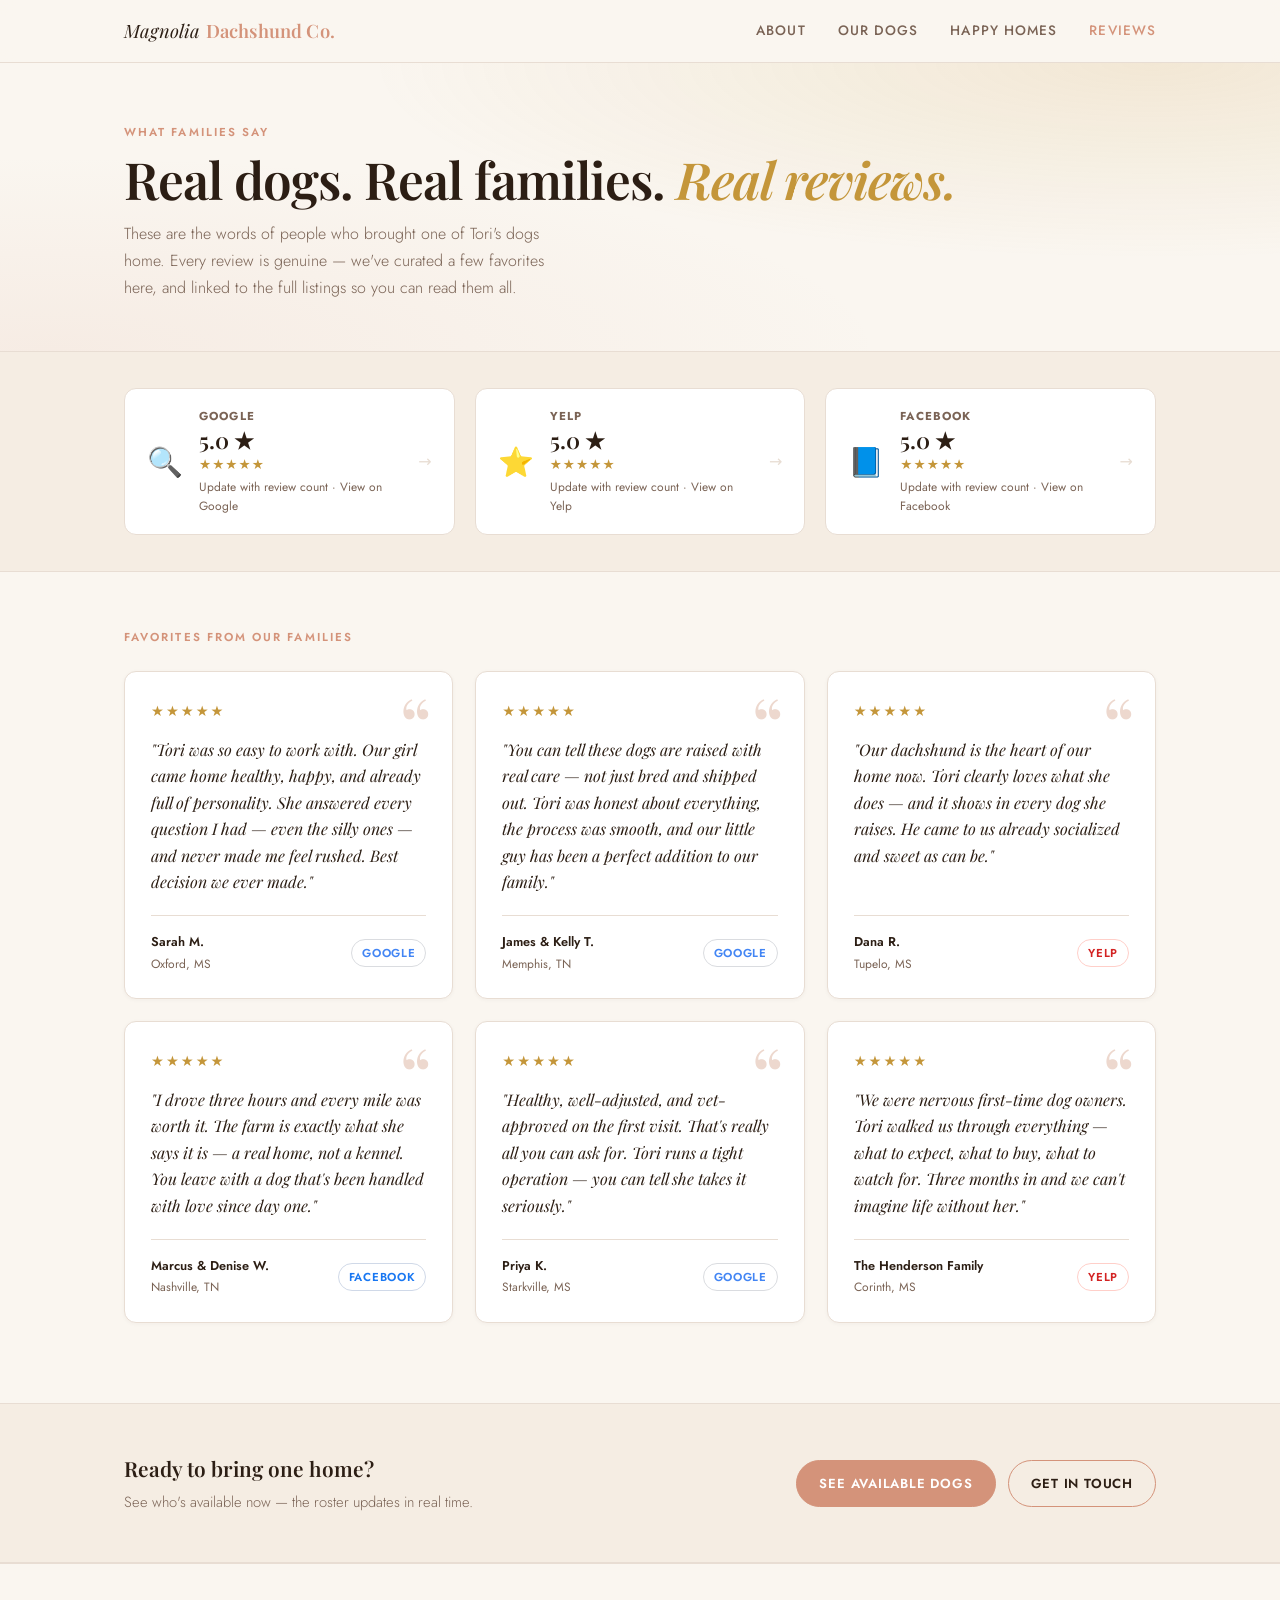
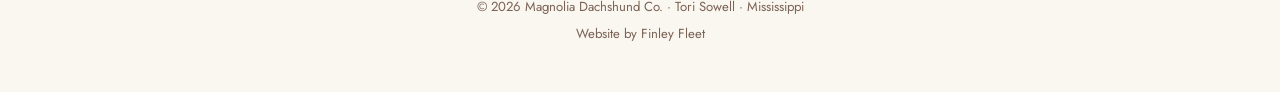
<file: reviews.html>
<!DOCTYPE html>
<html lang="en">
<head>
<meta charset="UTF-8">
<meta name="viewport" content="width=device-width, initial-scale=1.0">
<title>Reviews — Magnolia Dachshund Co.</title>
<link rel="stylesheet" href="style.css">
<style>

/* ---- Page hero ---- */
.page-hero {
  padding: 60px 0 50px;
  border-bottom: 1px solid var(--line);
  background:
    radial-gradient(ellipse at 90% 0%,  rgba(196,150,58,.15), transparent 48%),
    radial-gradient(ellipse at 4% 100%, rgba(212,147,122,.10), transparent 48%);
}
.page-hero h1 {
  font-family: var(--display);
  font-size: clamp(2rem, 4.5vw, 3.2rem);
  font-weight: 600;
  letter-spacing: -0.02em;
  line-height: 1.1;
}
.page-hero h1 em { font-style: italic; color: var(--gold); }
.page-hero p {
  margin-top: 12px;
  color: var(--ink-soft);
  font-weight: 300;
  font-size: 1rem;
  max-width: 50ch;
  line-height: 1.7;
}

/* ---- Platform rating badges ---- */
.platform-strip {
  padding: 36px 0;
  border-bottom: 1px solid var(--line);
  background: var(--bloom);
}
.platform-row {
  display: flex; gap: 20px; flex-wrap: wrap;
  align-items: stretch;
}
.platform-badge {
  flex: 1; min-width: 200px;
  display: flex; align-items: center; gap: 16px;
  background: var(--white);
  border: 1px solid var(--line);
  border-radius: var(--radius);
  padding: 18px 22px;
  transition: border-color .18s, transform .15s;
  text-decoration: none;
}
.platform-badge:hover {
  border-color: var(--gold);
  transform: translateY(-2px);
}
.platform-icon { font-size: 1.8rem; flex: none; }
.platform-info { flex: 1; }
.platform-name {
  font-size: .72rem; font-weight: 700;
  letter-spacing: .1em; text-transform: uppercase;
  color: var(--ink-soft);
}
.platform-rating {
  font-family: var(--display);
  font-size: 1.4rem; font-weight: 600;
  color: var(--ink);
  line-height: 1.1;
  margin: 2px 0;
}
.platform-stars { color: var(--gold); font-size: .85rem; letter-spacing: 1px; }
.platform-count { font-size: .75rem; color: var(--ink-soft); margin-top: 2px; }
.platform-arrow {
  font-size: 1rem; color: var(--line);
  flex: none;
}
.platform-badge:hover .platform-arrow { color: var(--gold); }

/* ---- Reviews grid ---- */
main { padding: 56px 0 80px; }
.reviews-grid {
  display: grid;
  grid-template-columns: repeat(auto-fill, minmax(300px, 1fr));
  gap: 22px;
}

/* ---- Review card ---- */
.review-card {
  background: var(--white);
  border: 1px solid var(--line);
  border-radius: var(--radius);
  padding: 28px 26px 24px;
  display: flex; flex-direction: column;
  box-shadow: 0 1px 4px rgba(44,30,20,.04);
  transition: transform .18s, box-shadow .18s;
  position: relative;
}
.review-card:hover {
  transform: translateY(-3px);
  box-shadow: 0 8px 24px rgba(44,30,20,.09);
}

/* Signature element: large open-quote mark watermark */
.review-card::before {
  content: "\201C";
  position: absolute;
  top: 12px; right: 20px;
  font-family: var(--display);
  font-size: 5rem;
  line-height: 1;
  color: var(--blush-light);
  pointer-events: none;
  z-index: 0;
}

.card-stars {
  color: var(--gold);
  font-size: .9rem;
  letter-spacing: 2px;
  margin-bottom: 14px;
  position: relative; z-index: 1;
}
.card-quote {
  font-family: var(--display);
  font-size: 1rem;
  font-style: italic;
  color: var(--ink);
  line-height: 1.65;
  flex: 1;
  position: relative; z-index: 1;
}
.card-footer {
  display: flex; align-items: center;
  justify-content: space-between;
  margin-top: 20px;
  padding-top: 16px;
  border-top: 1px solid var(--line);
  position: relative; z-index: 1;
}
.card-author { font-size: .8rem; font-weight: 600; color: var(--ink); }
.card-location { font-size: .75rem; color: var(--ink-soft); margin-top: 2px; }
.card-source {
  font-size: .72rem; font-weight: 600;
  letter-spacing: .06em; text-transform: uppercase;
  padding: 4px 10px;
  border-radius: 999px;
  border: 1px solid var(--line);
  color: var(--ink-soft);
}
.card-source.google { border-color: #DADCE0; color: #4285F4; }
.card-source.yelp   { border-color: #FFCFC9; color: #D32323; }
.card-source.fb     { border-color: #D0D9E8; color: #1877F2; }

/* ---- CTA strip ---- */
.cta-strip {
  background: var(--bloom);
  border-top: 1px solid var(--line);
  border-bottom: 1px solid var(--line);
  padding: 48px 0;
}
.cta-inner {
  display: flex; align-items: center;
  justify-content: space-between; gap: 24px;
  flex-wrap: wrap;
}
.cta-text h3 {
  font-family: var(--display);
  font-size: 1.3rem; font-weight: 600;
}
.cta-text p {
  margin-top: 6px;
  font-size: .92rem; color: var(--ink-soft);
  font-weight: 300;
}
.cta-buttons { display: flex; gap: 12px; flex-wrap: wrap; }
.cta-btn {
  display: inline-flex; align-items: center; gap: 7px;
  padding: 12px 22px;
  border-radius: 999px;
  font-size: .82rem; font-weight: 600;
  letter-spacing: .06em; text-transform: uppercase;
  border: 1.5px solid var(--blush);
  color: var(--blush);
  transition: background .18s, color .18s;
}
.cta-btn:hover { background: var(--blush); color: var(--white); }
.cta-btn.filled {
  background: var(--blush); color: var(--white);
  border-color: var(--blush);
}
.cta-btn.filled:hover { background: var(--sage); border-color: var(--sage); }

@media (max-width: 640px) {
  .platform-row { flex-direction: column; }
  .reviews-grid { grid-template-columns: 1fr; }
  .cta-inner { flex-direction: column; align-items: flex-start; }
}
</style>
</head>
<body>

<nav>
  <div class="wrap nav-inner">
    <a href="index.html" class="nav-logo">Magnolia <span>Dachshund Co.</span></a>
    <div class="nav-links">
      <a href="index.html">About</a>
      <a href="dogs.html">Our Dogs</a>
      <a href="happy-homes.html">Happy Homes</a>
      <a href="reviews.html" class="active">Reviews</a>
    </div>
  </div>
</nav>

<!-- ======== HERO ======== -->
<section class="page-hero">
  <div class="wrap">
    <div class="eyebrow">What Families Say</div>
    <h1>Real dogs. Real families. <em>Real reviews.</em></h1>
    <p>These are the words of people who brought one of Tori's dogs home. Every review is genuine — we've curated a few favorites here, and linked to the full listings so you can read them all.</p>
  </div>
</section>

<!-- ======== PLATFORM RATINGS ======== -->
<section class="platform-strip">
  <div class="wrap">
    <div class="platform-row">

      <!-- Google — update href and rating when live -->
      <a href="#" target="_blank" rel="noopener" class="platform-badge">
        <span class="platform-icon">🔍</span>
        <div class="platform-info">
          <div class="platform-name">Google</div>
          <div class="platform-rating">5.0 ★</div>
          <div class="platform-stars">★★★★★</div>
          <div class="platform-count">Update with review count · View on Google</div>
        </div>
        <span class="platform-arrow">→</span>
      </a>

      <!-- Yelp — update href and rating when live -->
      <a href="#" target="_blank" rel="noopener" class="platform-badge">
        <span class="platform-icon">⭐</span>
        <div class="platform-info">
          <div class="platform-name">Yelp</div>
          <div class="platform-rating">5.0 ★</div>
          <div class="platform-stars">★★★★★</div>
          <div class="platform-count">Update with review count · View on Yelp</div>
        </div>
        <span class="platform-arrow">→</span>
      </a>

      <!-- Facebook — update href when live -->
      <a href="#" target="_blank" rel="noopener" class="platform-badge">
        <span class="platform-icon">📘</span>
        <div class="platform-info">
          <div class="platform-name">Facebook</div>
          <div class="platform-rating">5.0 ★</div>
          <div class="platform-stars">★★★★★</div>
          <div class="platform-count">Update with review count · View on Facebook</div>
        </div>
        <span class="platform-arrow">→</span>
      </a>

    </div>
  </div>
</section>

<!-- ======== CURATED REVIEWS ======== -->
<main>
  <div class="wrap">
    <div class="eyebrow" style="margin-bottom:24px;">Favorites from our families</div>
    <div class="reviews-grid">

      <article class="review-card">
        <div class="card-stars">★★★★★</div>
        <p class="card-quote">"Tori was so easy to work with. Our girl came home healthy, happy, and already full of personality. She answered every question I had — even the silly ones — and never made me feel rushed. Best decision we ever made."</p>
        <div class="card-footer">
          <div>
            <div class="card-author">Sarah M.</div>
            <div class="card-location">Oxford, MS</div>
          </div>
          <span class="card-source google">Google</span>
        </div>
      </article>

      <article class="review-card">
        <div class="card-stars">★★★★★</div>
        <p class="card-quote">"You can tell these dogs are raised with real care — not just bred and shipped out. Tori was honest about everything, the process was smooth, and our little guy has been a perfect addition to our family."</p>
        <div class="card-footer">
          <div>
            <div class="card-author">James & Kelly T.</div>
            <div class="card-location">Memphis, TN</div>
          </div>
          <span class="card-source google">Google</span>
        </div>
      </article>

      <article class="review-card">
        <div class="card-stars">★★★★★</div>
        <p class="card-quote">"Our dachshund is the heart of our home now. Tori clearly loves what she does — and it shows in every dog she raises. He came to us already socialized and sweet as can be."</p>
        <div class="card-footer">
          <div>
            <div class="card-author">Dana R.</div>
            <div class="card-location">Tupelo, MS</div>
          </div>
          <span class="card-source yelp">Yelp</span>
        </div>
      </article>

      <article class="review-card">
        <div class="card-stars">★★★★★</div>
        <p class="card-quote">"I drove three hours and every mile was worth it. The farm is exactly what she says it is — a real home, not a kennel. You leave with a dog that's been handled with love since day one."</p>
        <div class="card-footer">
          <div>
            <div class="card-author">Marcus & Denise W.</div>
            <div class="card-location">Nashville, TN</div>
          </div>
          <span class="card-source fb">Facebook</span>
        </div>
      </article>

      <article class="review-card">
        <div class="card-stars">★★★★★</div>
        <p class="card-quote">"Healthy, well-adjusted, and vet-approved on the first visit. That's really all you can ask for. Tori runs a tight operation — you can tell she takes it seriously."</p>
        <div class="card-footer">
          <div>
            <div class="card-author">Priya K.</div>
            <div class="card-location">Starkville, MS</div>
          </div>
          <span class="card-source google">Google</span>
        </div>
      </article>

      <article class="review-card">
        <div class="card-stars">★★★★★</div>
        <p class="card-quote">"We were nervous first-time dog owners. Tori walked us through everything — what to expect, what to buy, what to watch for. Three months in and we can't imagine life without her."</p>
        <div class="card-footer">
          <div>
            <div class="card-author">The Henderson Family</div>
            <div class="card-location">Corinth, MS</div>
          </div>
          <span class="card-source yelp">Yelp</span>
        </div>
      </article>

    </div>
  </div>
</main>

<!-- ======== CTA ======== -->
<section class="cta-strip">
  <div class="wrap cta-inner">
    <div class="cta-text">
      <h3>Ready to bring one home?</h3>
      <p>See who's available now — the roster updates in real time.</p>
    </div>
    <div class="cta-buttons">
      <a href="dogs.html" class="cta-btn filled">See Available Dogs</a>
      <a href="index.html#contact" class="cta-btn">Get in Touch</a>
    </div>
  </div>
</section>

<footer>
  <div class="wrap">
    <p>© 2026 Magnolia Dachshund Co. · Tori Sowell · Mississippi</p>
    <p style="margin-top:6px;">Website by <a href="https://finleyfleet.github.io" target="_blank">Finley Fleet</a></p>
  </div>
</footer>

</body>
</html>
</file>
<file: style.css>
/* =====================================================================
   Magnolia Dachshund Co. — Shared Stylesheet
   Palette: magnolia bloom whites, dusty rose, sage, warm gold
   ===================================================================== */

@import url('https://fonts.googleapis.com/css2?family=Playfair+Display:ital,wght@0,400;0,600;1,400&family=Jost:wght@300;400;500;600&display=swap');

:root {
  /* Palette */
  --cream:       #FAF6F0;   /* magnolia petal base */
  --bloom:       #F5EDE3;   /* slightly warmer card bg */
  --blush:       #D4937A;   /* warm terracotta-rose */
  --blush-light: #EDD8CE;   /* soft blush tint */
  --sage:        #7A9E7E;   /* farm sage green */
  --sage-dark:   #5A7D5E;
  --gold:        #C4963A;   /* magnolia stamen gold */
  --ink:         #2C1E14;   /* deep warm brown */
  --ink-soft:    #7A6355;
  --line:        #E8DDD3;
  --white:       #FFFFFF;
  --radius:      12px;

  /* Type scale */
  --display:     'Playfair Display', Georgia, serif;
  --body:        'Jost', system-ui, sans-serif;
}

*, *::before, *::after { box-sizing: border-box; margin: 0; padding: 0; }

html { scroll-behavior: smooth; }

body {
  background: var(--cream);
  color: var(--ink);
  font-family: var(--body);
  font-weight: 400;
  line-height: 1.6;
  -webkit-font-smoothing: antialiased;
}

img { display: block; max-width: 100%; }
a { color: inherit; text-decoration: none; }
a:link, a:visited, a:hover, a:active { color: inherit; }

.wrap { max-width: 1080px; margin: 0 auto; padding: 0 24px; }

/* ---- Nav ---- */
nav {
  position: sticky; top: 0; z-index: 100;
  background: rgba(250, 246, 240, 0.94);
  backdrop-filter: blur(8px);
  border-bottom: 1px solid var(--line);
}
.nav-inner {
  display: flex; align-items: center; justify-content: space-between;
  height: 62px;
}
.nav-logo {
  font-family: var(--display);
  font-size: 1.15rem;
  font-style: italic;
  color: var(--ink);
  letter-spacing: 0.01em;
}
.nav-logo span { color: var(--blush); font-style: normal; font-weight: 600; }
.nav-links { display: flex; gap: 32px; }
.nav-links a {
  font-size: .85rem; font-weight: 500; letter-spacing: .08em;
  text-transform: uppercase; color: var(--ink-soft);
  transition: color .18s;
}
.nav-links a:hover,
.nav-links a.active { color: var(--blush); }

/* ---- Footer ---- */
footer {
  border-top: 1px solid var(--line);
  padding: 32px 0 48px;
  font-size: .82rem; color: var(--ink-soft);
  text-align: center;
}
footer a { color: var(--blush); }

/* ---- Utility ---- */
.eyebrow {
  font-size: .72rem; font-weight: 600; letter-spacing: .18em;
  text-transform: uppercase; color: var(--blush);
  margin-bottom: 10px;
}
.section-title {
  font-family: var(--display);
  font-size: clamp(1.6rem, 3.5vw, 2.4rem);
  font-weight: 600;
  line-height: 1.15;
  letter-spacing: -0.01em;
}
.divider {
  width: 48px; height: 2px;
  background: var(--gold);
  margin: 18px 0 26px;
  border-radius: 2px;
}

@media (prefers-reduced-motion: reduce) {
  * { transition: none !important; animation: none !important; }
}
@media (max-width: 600px) {
  .nav-links { gap: 14px; }
  .nav-links a { font-size: .75rem; letter-spacing: .05em; }
}
</file>
